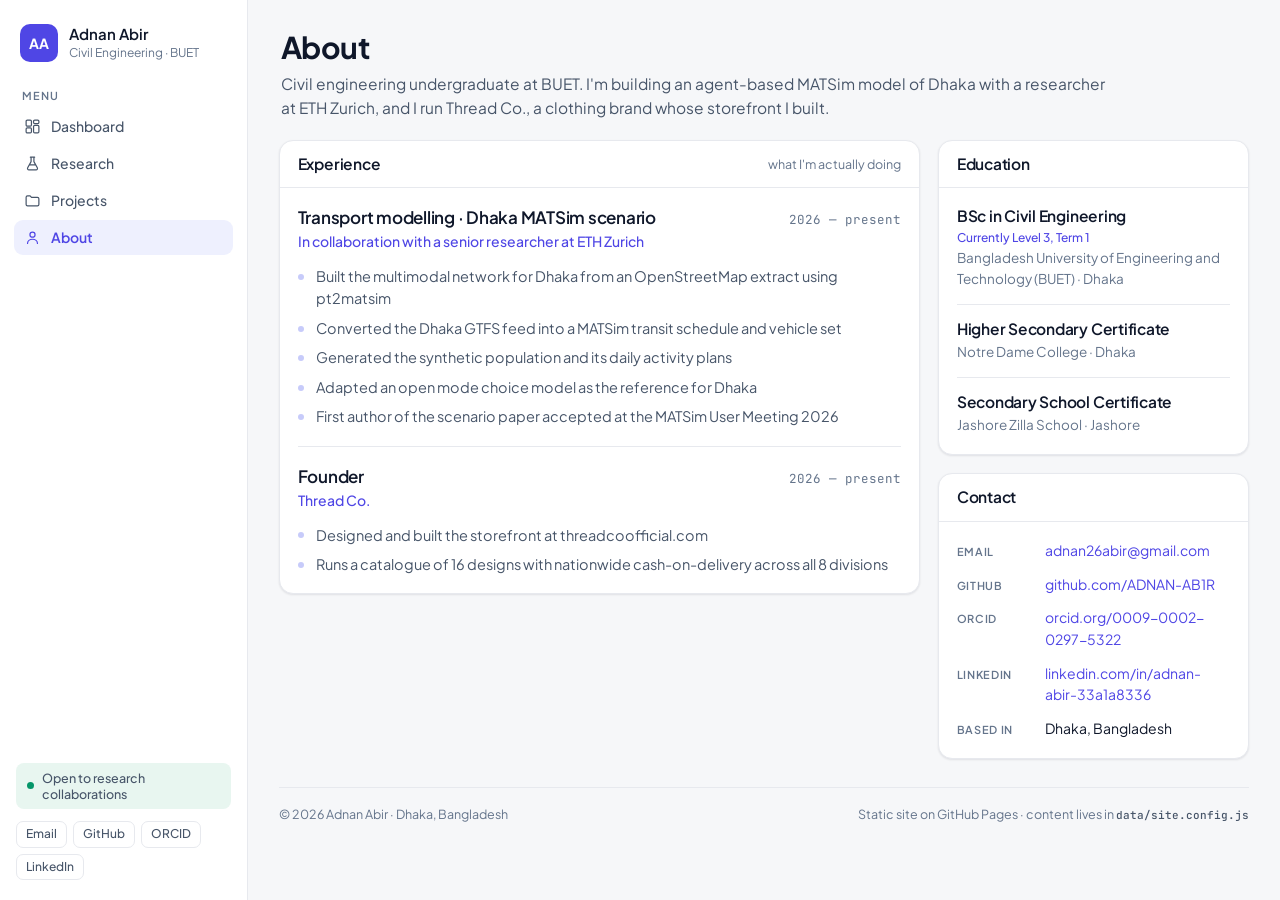
<file: about.html>
<!doctype html>
<html lang="en">
<head>
  <meta charset="utf-8">
  <meta name="viewport" content="width=device-width, initial-scale=1">
  <title>About · Adnan Abir</title>
  <meta name="description" content="Adnan Abir — civil engineering undergraduate at BUET, transport modelling with MATSim, founder of Thread Co. Experience, education and contact.">
  <meta name="theme-color" media="(prefers-color-scheme: light)" content="#F6F7F9">
  <meta name="theme-color" media="(prefers-color-scheme: dark)" content="#0B1120">
  <link rel="icon" href="data:image/svg+xml,%3Csvg xmlns='http://www.w3.org/2000/svg' viewBox='0 0 32 32'%3E%3Crect width='32' height='32' rx='8' fill='%234F46E5'/%3E%3Cpath d='M7 22 13.5 13 19 17.5 25.5 9' stroke='white' stroke-width='2.6' fill='none' stroke-linecap='round' stroke-linejoin='round'/%3E%3C/svg%3E">
  <link rel="preconnect" href="https://fonts.googleapis.com">
  <link rel="preconnect" href="https://fonts.gstatic.com" crossorigin>
  <link rel="stylesheet" href="https://fonts.googleapis.com/css2?family=Plus+Jakarta+Sans:wght@400;500;600;700&family=Fraunces:ital,opsz,wght@0,9..144,400;0,9..144,500;1,9..144,400&family=JetBrains+Mono:wght@400;500&display=swap">
  <link rel="stylesheet" href="assets/css/style.css?v=2">
  <script src="data/site.config.js?v=2" defer></script>
  <script src="assets/js/app.js?v=2" defer></script>
</head>
<body data-page="about">
  <a class="skip" href="#main">Skip to content</a>
  <div class="app">
    <aside class="sidebar" id="sidebar"></aside>
    <div class="content">
      <header class="page-head">
        <h1 class="page-title" id="page-title"></h1>
        <p class="page-lede" id="page-lede"></p>
      </header>

    <main id="main">

      <div class="grid">
        <section class="panel span-8" aria-labelledby="xp-title">
          <header class="panel-head">
            <h2 class="ph-title" id="xp-title">Experience</h2>
            <span class="ph-meta">what I'm actually doing</span>
          </header>
          <div class="panel-body">
            <ul class="xp" id="experience"></ul>
          </div>
        </section>

        <div class="col-side">
          <section class="panel" aria-labelledby="edu-title">
            <header class="panel-head">
              <h2 class="ph-title" id="edu-title">Education</h2>
            </header>
            <div class="panel-body">
              <ul class="edu" id="education"></ul>
            </div>
          </section>

          <section class="panel" aria-labelledby="contact-title">
            <header class="panel-head">
              <h2 class="ph-title" id="contact-title">Contact</h2>
            </header>
            <div class="panel-body">
              <ul class="contact" id="contact-list"></ul>
            </div>
          </section>
        </div>
      </div>
    </main>

      <footer class="foot" id="foot"></footer>
    </div>
  </div>
</body>
</html>
</file>
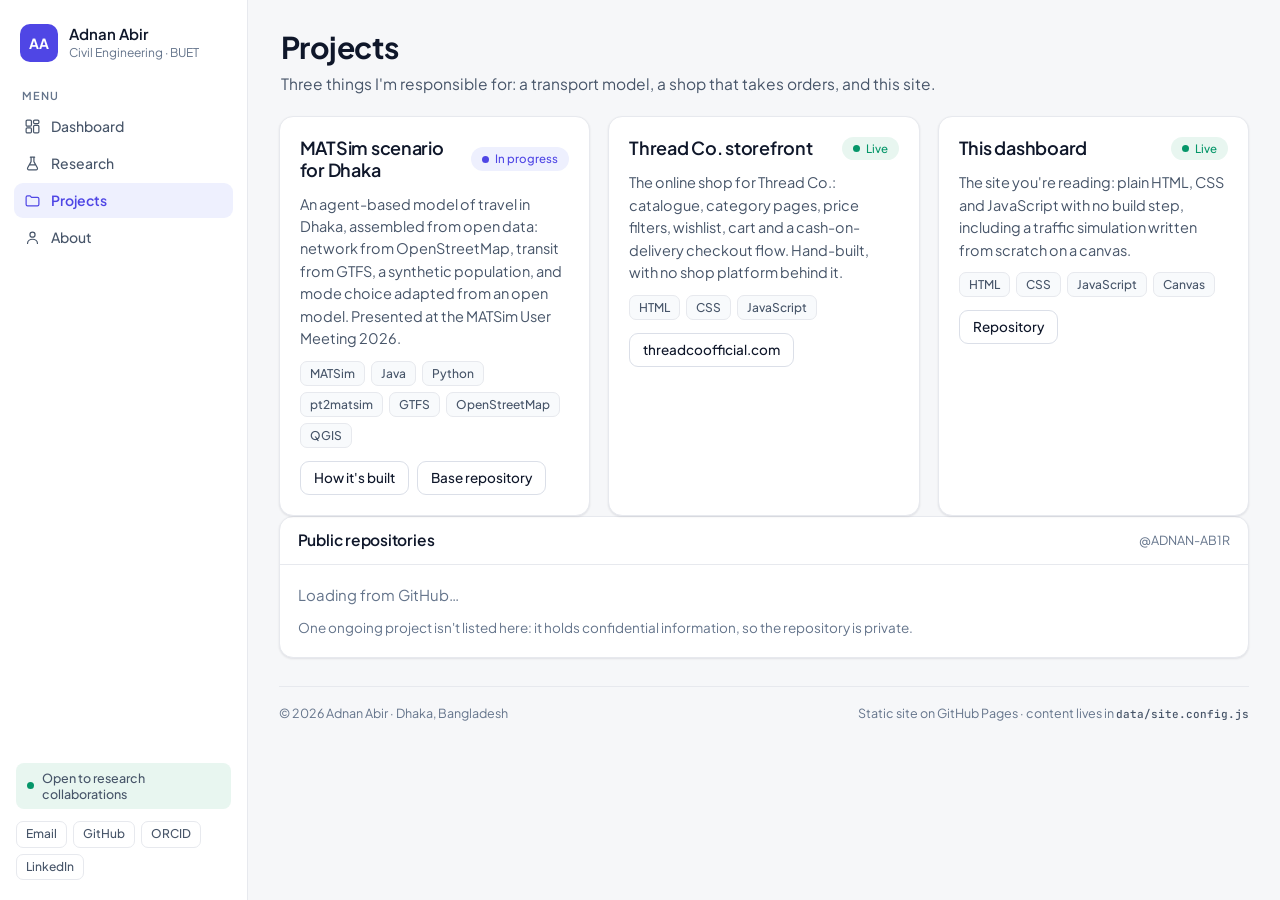
<file: projects.html>
<!doctype html>
<html lang="en">
<head>
  <meta charset="utf-8">
  <meta name="viewport" content="width=device-width, initial-scale=1">
  <title>Projects · Adnan Abir</title>
  <meta name="description" content="Projects by Adnan Abir: a MATSim scenario for Dhaka, the Thread Co. storefront, and this dashboard.">
  <meta name="theme-color" media="(prefers-color-scheme: light)" content="#F6F7F9">
  <meta name="theme-color" media="(prefers-color-scheme: dark)" content="#0B1120">
  <link rel="icon" href="data:image/svg+xml,%3Csvg xmlns='http://www.w3.org/2000/svg' viewBox='0 0 32 32'%3E%3Crect width='32' height='32' rx='8' fill='%234F46E5'/%3E%3Cpath d='M7 22 13.5 13 19 17.5 25.5 9' stroke='white' stroke-width='2.6' fill='none' stroke-linecap='round' stroke-linejoin='round'/%3E%3C/svg%3E">
  <link rel="preconnect" href="https://fonts.googleapis.com">
  <link rel="preconnect" href="https://fonts.gstatic.com" crossorigin>
  <link rel="stylesheet" href="https://fonts.googleapis.com/css2?family=Plus+Jakarta+Sans:wght@400;500;600;700&family=Fraunces:ital,opsz,wght@0,9..144,400;0,9..144,500;1,9..144,400&family=JetBrains+Mono:wght@400;500&display=swap">
  <link rel="stylesheet" href="assets/css/style.css?v=2">
  <script src="data/site.config.js?v=2" defer></script>
  <script src="assets/js/app.js?v=2" defer></script>
</head>
<body data-page="projects">
  <a class="skip" href="#main">Skip to content</a>
  <div class="app">
    <aside class="sidebar" id="sidebar"></aside>
    <div class="content">
      <header class="page-head">
        <h1 class="page-title" id="page-title"></h1>
        <p class="page-lede" id="page-lede"></p>
      </header>

    <main id="main">

      <div class="proj-list" id="project-list"></div>

      <section class="panel" aria-labelledby="repo-title">
        <header class="panel-head">
          <h2 class="ph-title" id="repo-title">Public repositories</h2>
          <span class="ph-meta" id="gh-meta"></span>
        </header>
        <div class="panel-body">
          <ul class="repos repos-2" id="repo-list"><li class="muted">Loading from GitHub…</li></ul>
          <p class="note" id="confidential-note"></p>
        </div>
      </section>
    </main>

      <footer class="foot" id="foot"></footer>
    </div>
  </div>
</body>
</html>
</file>
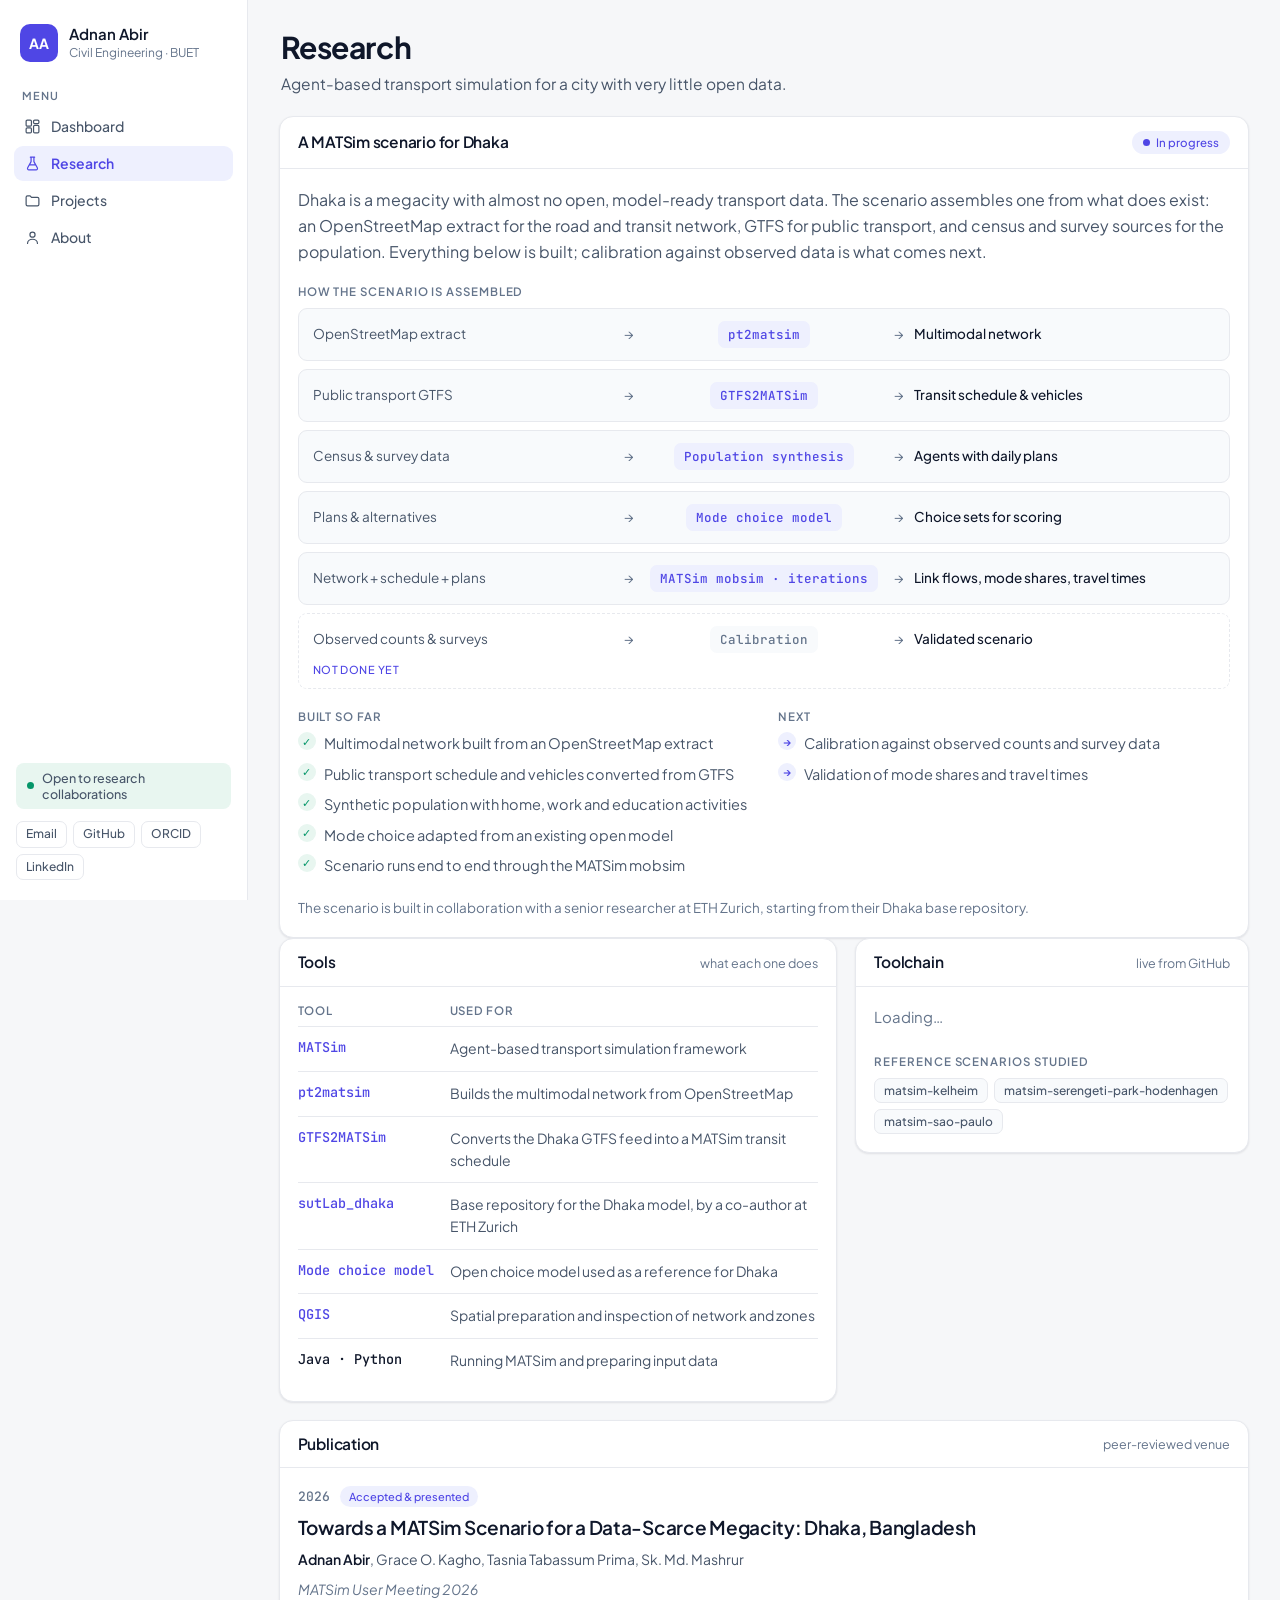
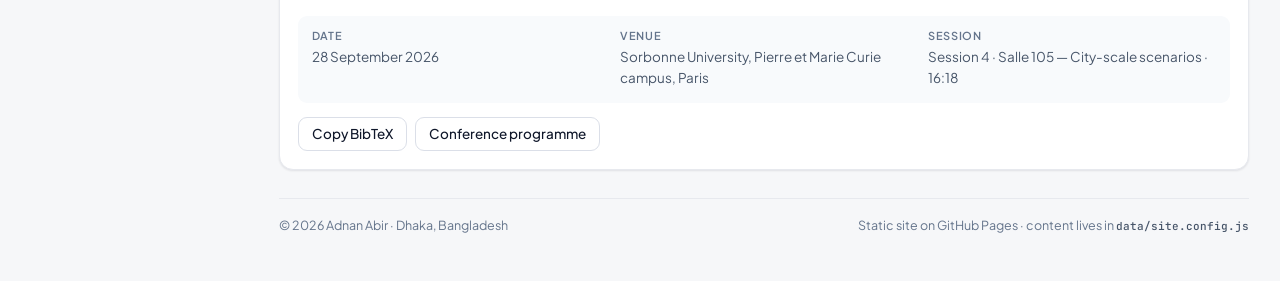
<file: research.html>
<!doctype html>
<html lang="en">
<head>
  <meta charset="utf-8">
  <meta name="viewport" content="width=device-width, initial-scale=1">
  <title>Research · Adnan Abir</title>
  <meta name="description" content="Building an agent-based MATSim scenario for Dhaka from open data: network, transit schedule, synthetic population and mode choice.">
  <meta name="theme-color" media="(prefers-color-scheme: light)" content="#F6F7F9">
  <meta name="theme-color" media="(prefers-color-scheme: dark)" content="#0B1120">
  <link rel="icon" href="data:image/svg+xml,%3Csvg xmlns='http://www.w3.org/2000/svg' viewBox='0 0 32 32'%3E%3Crect width='32' height='32' rx='8' fill='%234F46E5'/%3E%3Cpath d='M7 22 13.5 13 19 17.5 25.5 9' stroke='white' stroke-width='2.6' fill='none' stroke-linecap='round' stroke-linejoin='round'/%3E%3C/svg%3E">
  <link rel="preconnect" href="https://fonts.googleapis.com">
  <link rel="preconnect" href="https://fonts.gstatic.com" crossorigin>
  <link rel="stylesheet" href="https://fonts.googleapis.com/css2?family=Plus+Jakarta+Sans:wght@400;500;600;700&family=Fraunces:ital,opsz,wght@0,9..144,400;0,9..144,500;1,9..144,400&family=JetBrains+Mono:wght@400;500&display=swap">
  <link rel="stylesheet" href="assets/css/style.css?v=2">
  <script src="data/site.config.js?v=2" defer></script>
  <script src="assets/js/app.js?v=2" defer></script>
</head>
<body data-page="research">
  <a class="skip" href="#main">Skip to content</a>
  <div class="app">
    <aside class="sidebar" id="sidebar"></aside>
    <div class="content">
      <header class="page-head">
        <h1 class="page-title" id="page-title"></h1>
        <p class="page-lede" id="page-lede"></p>
      </header>

    <main id="main">

      <section class="panel" aria-labelledby="scenario-title">
        <header class="panel-head">
          <h2 class="ph-title" id="scenario-title"></h2>
          <span class="ph-meta" id="scenario-status"></span>
        </header>
        <div class="panel-body stack-body">
          <p class="lede" id="scenario-summary"></p>

          <figure class="pipe-figure">
            <figcaption class="sub">How the scenario is assembled</figcaption>
            <ol class="pipe" id="pipeline"></ol>
          </figure>

          <div class="two-col">
            <div>
              <h3 class="sub">Built so far</h3>
              <ul class="check" id="built"></ul>
            </div>
            <div>
              <h3 class="sub">Next</h3>
              <ul class="check next" id="next"></ul>
            </div>
          </div>

          <p class="note" id="collab"></p>
        </div>
      </section>

      <div class="grid">
        <section class="panel span-7" aria-labelledby="tools-title">
          <header class="panel-head">
            <h2 class="ph-title" id="tools-title">Tools</h2>
            <span class="ph-meta">what each one does</span>
          </header>
          <div class="panel-body">
            <div class="table-wrap">
              <table class="tools">
                <thead><tr><th scope="col">Tool</th><th scope="col">Used for</th></tr></thead>
                <tbody id="tools-table"></tbody>
              </table>
            </div>
          </div>
        </section>

        <section class="panel span-5" aria-labelledby="repos-title">
          <header class="panel-head">
            <h2 class="ph-title" id="repos-title">Toolchain</h2>
            <span class="ph-meta">live from GitHub</span>
          </header>
          <div class="panel-body">
            <ul class="repos" id="toolchain"><li class="muted">Loading…</li></ul>
            <h3 class="sub" style="margin-top:16px">Reference scenarios studied</h3>
            <ul class="stack" id="reference"></ul>
          </div>
        </section>

        <section class="panel span-12" aria-labelledby="pubs-title">
          <header class="panel-head">
            <h2 class="ph-title" id="pubs-title">Publication</h2>
            <span class="ph-meta">peer-reviewed venue</span>
          </header>
          <div class="panel-body">
            <div id="pubs"></div>
            <p class="visually-hidden" id="copy-status" aria-live="polite"></p>
          </div>
        </section>
      </div>
    </main>

      <footer class="foot" id="foot"></footer>
    </div>
  </div>
</body>
</html>
</file>
<file: assets/css/style.css>
/* ─────────────────────────────────────────────────────────────
   Light-first dashboard: soft gray canvas, white cards, one indigo
   accent, hairline borders and very light shadows. Dark mode is a
   designed counterpart (blue-slate surfaces), not an inversion.
   Tokens are defined once here; every component reads them.
   ───────────────────────────────────────────────────────────── */
:root {
  color-scheme: light;

  --canvas: #f6f7f9;
  --card: #ffffff;
  --card-2: #f8fafc;
  --border: #e7e9ee;
  --border-2: #dbdfe8;
  --ink: #0f172a;
  --ink-2: #475569;
  --ink-3: #64748b;
  --accent: #4f46e5;
  --accent-ink: #ffffff;
  --accent-soft: #eef0fe;
  --accent-line: #c7cbfa;
  --good: #059669;
  --good-soft: #e8f6f0;
  --bar: #c3c9f5;

  --shadow-sm: 0 1px 2px rgb(16 24 40 / 0.06), 0 1px 3px rgb(16 24 40 / 0.04);
  --shadow-md: 0 6px 16px rgb(16 24 40 / 0.08);

  /* simulation surface */
  --ground: #ffffff;
  --road: #e3e7ee;
  --road-ring: #cdd5e1;
  --load-0: #f6ded9;
  --load-1: #e2574c;
  --load-2: #8e1b14;
  /* categorical modes: reference palette slots (blue / aqua / orange)
     plus a deliberate neutral; each mode also has its own marker shape */
  --mode-car: #2a78d6;
  --mode-pt: #1baf7a;
  --mode-bike: #eb6834;
  --mode-walk: #64748b;

  --f-sans: "Plus Jakarta Sans", system-ui, -apple-system, "Segoe UI", sans-serif;
  --f-mono: "JetBrains Mono", ui-monospace, "Cascadia Mono", Consolas, monospace;
  --f-serif: "Fraunces", Georgia, "Times New Roman", serif;
  --r: 14px;
  --r-sm: 9px;
  --sb: 248px;
}

@media (prefers-color-scheme: dark) {
  :root {
    color-scheme: dark;

    --canvas: #0b1120;
    --card: #151e31;
    --card-2: #1a2438;
    --border: #22304a;
    --border-2: #2c3a52;
    --ink: #e8edf5;
    --ink-2: #b2bdd0;
    --ink-3: #8d9ab0;
    --accent: #818cf8;
    --accent-ink: #0b1120;
    --accent-soft: #1e2748;
    --accent-line: #3b4578;
    --good: #34d399;
    --good-soft: #10291f;
    --bar: #4b5591;

    --shadow-sm: 0 1px 2px rgb(0 0 0 / 0.4);
    --shadow-md: 0 8px 24px rgb(0 0 0 / 0.45);

    --ground: #0e1626;
    --road: #243149;
    --road-ring: #32415e;
    --load-0: #5e221d;
    --load-1: #e2574c;
    --load-2: #ffb9b2;
    --mode-car: #3987e5;
    --mode-pt: #199e70;
    --mode-bike: #d95926;
    --mode-walk: #94a3b8;
  }
}

*, *::before, *::after { box-sizing: border-box; }

html { background: var(--canvas); }
body {
  margin: 0;
  background: var(--canvas);
  color: var(--ink);
  font: 400 15px/1.55 var(--f-sans);
  -webkit-font-smoothing: antialiased;
}
a { color: var(--accent); text-decoration: none; }
a:hover { text-decoration: underline; text-underline-offset: 3px; }
:focus-visible { outline: 2px solid var(--accent); outline-offset: 2px; border-radius: 4px; }
h1, h2, h3, h4 { margin: 0; text-wrap: balance; letter-spacing: -0.015em; }
p { margin: 0; }
ul, ol { margin: 0; padding: 0; list-style: none; }
img { max-width: 100%; }
code { font: 500 0.88em var(--f-mono); color: var(--ink-2); }
table { border-collapse: collapse; }
.muted { color: var(--ink-3); }
[hidden] { display: none !important; }
.visually-hidden { position: absolute !important; width: 1px; height: 1px; overflow: hidden; clip: rect(0 0 0 0); white-space: nowrap; }
.skip { position: absolute; left: -9999px; }
.skip:focus { left: 16px; top: 12px; z-index: 20; background: var(--accent); color: var(--accent-ink); padding: 8px 14px; border-radius: 8px; }
.lede { font-size: 16px; line-height: 1.6; color: var(--ink-2); max-width: 80ch; }
.note { font-size: 13.5px; color: var(--ink-3); max-width: 80ch; }

/* ── App shell ─────────────────────────────────────────────── */
.app { display: grid; grid-template-columns: var(--sb) minmax(0, 1fr); min-height: 100vh; }
.content { padding: 24px clamp(16px, 2.4vw, 36px) 48px; min-width: 0; }
.content > * + * { margin-top: 18px; }

/* ── Sidebar ───────────────────────────────────────────────── */
.sidebar {
  position: sticky;
  top: 0;
  align-self: start;
  height: 100vh;
  overflow-y: auto;
  display: flex;
  flex-direction: column;
  gap: 24px;
  padding: 20px 14px;
  background: var(--card);
  border-right: 1px solid var(--border);
}
.sb-brand { display: flex; align-items: center; gap: 11px; padding: 4px 6px; }
.sb-mark {
  flex: none;
  display: grid;
  place-items: center;
  width: 38px; height: 38px;
  border-radius: 10px;
  background: var(--accent);
  color: var(--accent-ink);
  font: 700 14px/1 var(--f-sans);
  letter-spacing: 0.02em;
}
.sb-brand:hover { text-decoration: none; }
.sb-name { display: block; font: 600 15px/1.2 var(--f-sans); color: var(--ink); }
.sb-role { display: block; font: 400 12px/1.35 var(--f-sans); color: var(--ink-3); margin-top: 2px; }
.sb-label { font: 600 11px/1 var(--f-sans); letter-spacing: 0.08em; text-transform: uppercase; color: var(--ink-3); padding: 0 8px 8px; }
.sb-nav ul { display: grid; gap: 2px; }
.sb-nav a {
  display: flex;
  align-items: center;
  gap: 10px;
  padding: 9px 10px;
  border-radius: var(--r-sm);
  font: 500 14px/1.2 var(--f-sans);
  color: var(--ink-2);
}
.sb-nav a:hover { background: var(--card-2); color: var(--ink); text-decoration: none; }
.sb-nav a[aria-current="page"] { background: var(--accent-soft); color: var(--accent); font-weight: 600; }
.sb-nav svg { flex: none; width: 17px; height: 17px; stroke: currentColor; fill: none; stroke-width: 1.7; stroke-linecap: round; stroke-linejoin: round; }
.sb-foot { margin-top: auto; display: grid; gap: 12px; }
.sb-links { display: flex; flex-wrap: wrap; gap: 6px; padding: 0 2px; }
.sb-links a {
  padding: 5px 9px;
  border: 1px solid var(--border);
  border-radius: 7px;
  font: 500 12px/1.2 var(--f-sans);
  color: var(--ink-2);
}
.sb-links a:hover { border-color: var(--border-2); color: var(--ink); background: var(--card-2); text-decoration: none; }
.status {
  display: inline-flex;
  align-items: center;
  gap: 8px;
  margin: 0 2px;
  padding: 7px 11px;
  border-radius: 8px;
  background: var(--good-soft);
  color: var(--ink-2);
  font: 500 12.5px/1.3 var(--f-sans);
}
.status-dot { flex: none; width: 7px; height: 7px; border-radius: 50%; background: var(--good); }
.status[data-state="busy"] .status-dot { background: var(--accent); }
.status[data-state="away"] .status-dot { background: transparent; box-shadow: inset 0 0 0 1.5px var(--ink-3); }

/* ── Page head ─────────────────────────────────────────────── */
.page-head { display: grid; gap: 7px; padding: 6px 2px 2px; }
.page-title { font: 700 clamp(24px, 2.6vw, 30px)/1.15 var(--f-sans); }
.page-lede { max-width: 76ch; font-size: 15.5px; color: var(--ink-2); }
.page-head .tagline { max-width: 70ch; font-size: 16px; color: var(--ink-2); }

/* ── Panels ────────────────────────────────────────────────── */
.panel {
  background: var(--card);
  border: 1px solid var(--border);
  border-radius: var(--r);
  box-shadow: var(--shadow-sm);
  min-width: 0;
}
.panel-head {
  display: flex;
  align-items: center;
  justify-content: space-between;
  flex-wrap: wrap;
  gap: 8px 16px;
  padding: 14px 18px;
  border-bottom: 1px solid var(--border);
}
.ph-left { display: flex; align-items: center; flex-wrap: wrap; gap: 8px 12px; }
.ph-title { font: 600 15.5px/1.2 var(--f-sans); color: var(--ink); }
.ph-meta { font: 400 12.5px var(--f-sans); color: var(--ink-3); }
.panel-body { padding: 18px; }
.stack-body { display: grid; gap: 22px; }
.sub { font: 600 11.5px/1 var(--f-sans); letter-spacing: 0.08em; text-transform: uppercase; color: var(--ink-3); margin-bottom: 10px; }

/* ── Grid ──────────────────────────────────────────────────── */
.grid { display: grid; grid-template-columns: repeat(12, minmax(0, 1fr)); gap: 18px; align-items: start; }
.span-4 { grid-column: span 4; }
.span-5 { grid-column: span 5; }
.span-7 { grid-column: span 7; }
.span-8 { grid-column: span 8; }
.span-12 { grid-column: span 12; }
.col-side { grid-column: span 4; display: grid; gap: 18px; align-content: start; min-width: 0; }

/* ── Buttons & chips ───────────────────────────────────────── */
.btn {
  display: inline-block;
  padding: 8px 13px;
  border: 1px solid var(--border-2);
  border-radius: var(--r-sm);
  background: var(--card);
  color: var(--ink);
  font: 500 13.5px/1.2 var(--f-sans);
  cursor: pointer;
}
.btn:hover { background: var(--card-2); border-color: var(--ink-3); text-decoration: none; color: var(--ink); }
.btn[data-copied] { border-color: var(--good); color: var(--good); }
.btn-primary { background: var(--accent); border-color: var(--accent); color: var(--accent-ink); font-weight: 600; min-width: 70px; }
.btn-primary:hover { background: color-mix(in srgb, var(--accent) 86%, #000); border-color: transparent; color: var(--accent-ink); }
.seg { display: inline-flex; border: 1px solid var(--border-2); border-radius: var(--r-sm); overflow: hidden; background: var(--card); }
.seg button { font: 500 12.5px/1 var(--f-mono); color: var(--ink-3); background: transparent; border: 0; padding: 8px 10px; cursor: pointer; }
.seg button + button { border-left: 1px solid var(--border); }
.seg button:hover { color: var(--ink); background: var(--card-2); }
.seg button[aria-pressed="true"] { background: var(--accent-soft); color: var(--accent); }

.chip {
  flex: none;
  display: inline-flex;
  align-items: center;
  gap: 6px;
  padding: 4px 10px;
  border-radius: 999px;
  background: var(--card-2);
  border: 1px solid var(--border);
  font: 500 11.5px/1.2 var(--f-sans);
  color: var(--ink-2);
}
.chip i { width: 7px; height: 7px; border-radius: 50%; background: var(--ink-3); }
.chip[data-status="live"] { background: var(--good-soft); border-color: transparent; color: var(--good); }
.chip[data-status="live"] i { background: var(--good); }
.chip[data-status="building"], .chip[data-status="in progress"] { background: var(--accent-soft); border-color: transparent; color: var(--accent); }
.chip[data-status="building"] i, .chip[data-status="in progress"] i { background: var(--accent); }
.chip[data-status="exited"] i, .chip[data-status="paused"] i { background: var(--ink-3); }

.stack { display: flex; flex-wrap: wrap; gap: 6px; }
.stack li {
  padding: 4px 9px;
  border-radius: 7px;
  background: var(--card-2);
  border: 1px solid var(--border);
  font: 500 12px var(--f-sans);
  color: var(--ink-2);
}

/* ── Simulation ────────────────────────────────────────────── */
.live-dot { width: 8px; height: 8px; border-radius: 50%; background: var(--good); box-shadow: 0 0 0 0 color-mix(in srgb, var(--good) 55%, transparent); animation: pulse 2.2s ease-out infinite; }
.sim.is-paused .live-dot { background: var(--ink-3); animation: none; }
@keyframes pulse { 70% { box-shadow: 0 0 0 7px transparent; } 100% { box-shadow: 0 0 0 0 transparent; } }
.sim-controls { display: flex; flex-wrap: wrap; align-items: center; gap: 8px; }
.sim-body { display: grid; grid-template-columns: minmax(0, 1fr) 312px; }
.sim-stage { position: relative; min-height: 470px; background: var(--ground); border-right: 1px solid var(--border); overflow: hidden; border-bottom-left-radius: var(--r); }
#sim-canvas { position: absolute; inset: 0; width: 100%; height: 100%; display: block; cursor: crosshair; }
.sim-hint { position: absolute; top: 12px; left: 16px; font: 400 11.5px var(--f-sans); color: var(--ink-3); pointer-events: none; }
.load-legend {
  position: absolute; right: 14px; bottom: 10px;
  display: flex; align-items: center; gap: 7px;
  padding: 5px 9px; border-radius: 8px;
  background: color-mix(in srgb, var(--card) 88%, transparent);
  border: 1px solid var(--border);
  font: 400 11px var(--f-mono); color: var(--ink-3);
  pointer-events: none;
}
.load-legend span:first-child { margin-right: 4px; }
.load-legend i { display: block; width: 92px; height: 6px; border-radius: 3px; background: linear-gradient(90deg, var(--road), var(--load-0) 6%, var(--load-1) 62%, var(--load-2)); }
.sim-tip {
  position: absolute; z-index: 2;
  min-width: 212px; max-width: 290px;
  padding: 10px 12px;
  border: 1px solid var(--border-2);
  border-radius: var(--r-sm);
  background: var(--card);
  box-shadow: var(--shadow-md);
  font: 400 12.5px/1.5 var(--f-sans);
  color: var(--ink-2);
  pointer-events: none;
}
.tip-h { display: flex; align-items: center; gap: 7px; margin-bottom: 3px; color: var(--ink); font-weight: 600; }
.tip-h span { margin-left: auto; font: 400 11px var(--f-mono); color: var(--ink-3); }
.tip-m { font: 400 11px var(--f-mono); color: var(--ink-3); margin-top: 3px; }
.sim-rail { display: flex; flex-direction: column; gap: 20px; padding: 18px; min-width: 0; }
.clock { display: flex; align-items: center; justify-content: space-between; gap: 12px; }
.clock-time { font: 500 40px/1 var(--f-mono); font-variant-numeric: tabular-nums; letter-spacing: -0.03em; color: var(--ink); }
.clock-sub { font: 400 11.5px/1.45 var(--f-mono); color: var(--ink-3); text-align: right; }
.tiles { display: grid; grid-template-columns: 1fr 1fr; gap: 16px 12px; margin: 0; }
.tiles dt, .mini figcaption { font: 500 11.5px/1 var(--f-sans); letter-spacing: 0.04em; text-transform: uppercase; color: var(--ink-3); }
.tiles dd { margin: 6px 0 0; font: 600 24px/1.1 var(--f-sans); color: var(--ink); }
.tiles small { font: 400 12px var(--f-sans); color: var(--ink-3); }
.mini { margin: 0; display: grid; gap: 8px; }
.chart { position: relative; }
.chart svg { display: block; overflow: visible; }
.c-grid { stroke: var(--border); stroke-width: 1; }
.c-axis { stroke: var(--border-2); stroke-width: 1; }
.c-cross { stroke: var(--ink-3); stroke-width: 1; }
.c-tick { font: 400 10.5px var(--f-mono); fill: var(--ink-3); }
.c-end { font: 600 12px var(--f-sans); fill: var(--ink); }
.chart-tip {
  position: absolute; padding: 4px 9px;
  border: 1px solid var(--border-2); border-radius: 7px;
  background: var(--card); box-shadow: var(--shadow-sm);
  font: 400 12px var(--f-sans); color: var(--ink-2);
  white-space: nowrap; pointer-events: none;
}
.chart-tip b { color: var(--ink); font-weight: 600; }
.split-bar { display: flex; gap: 2px; height: 10px; }
.split-bar span:first-child { border-radius: 5px 0 0 5px; }
.split-bar span:last-child { border-radius: 0 5px 5px 0; }
.legend { display: grid; grid-template-columns: repeat(4, auto); justify-content: space-between; gap: 6px; font-size: 12.5px; color: var(--ink-2); }
.legend li { display: inline-flex; align-items: center; gap: 5px; }
.legend b { color: var(--ink); font-weight: 600; }
.glyph { flex: none; }
.sim-foot { padding: 13px 18px; border-top: 1px solid var(--border); font-size: 13px; color: var(--ink-3); }
.sim-foot b { color: var(--ink-2); font-weight: 600; }

/* ── Research: checklists, pipeline, tools ─────────────────── */
.two-col { display: grid; grid-template-columns: 1fr 1fr; gap: 20px 28px; }
.check { display: grid; gap: 8px; font-size: 14.5px; color: var(--ink-2); }
.check li { position: relative; padding-left: 26px; }
.check li::before {
  content: "✓";
  position: absolute; left: 0; top: 0;
  width: 18px; height: 18px;
  display: grid; place-items: center;
  border-radius: 50%;
  background: var(--good-soft);
  color: var(--good);
  font: 600 11px/1 var(--f-sans);
}
.check.next li::before { content: "→"; background: var(--accent-soft); color: var(--accent); }
.snap { display: grid; gap: 20px; }
.snap-paper p { font-size: 14.5px; }
.snap-paper span { display: block; font: 400 12.5px var(--f-sans); color: var(--ink-3); margin-top: 3px; }

.pipe-figure { margin: 0; }
.pipe { display: grid; gap: 8px; }
.pipe li {
  display: grid;
  grid-template-columns: minmax(0, 1fr) auto minmax(180px, 0.8fr) auto minmax(0, 1fr);
  align-items: center;
  gap: 10px;
  padding: 12px 14px;
  border: 1px solid var(--border);
  border-radius: var(--r-sm);
  background: var(--card-2);
  font-size: 13.5px;
}
.pipe li.pending { background: transparent; border-style: dashed; color: var(--ink-3); }
.pipe-in { color: var(--ink-2); }
.pipe-arrow { color: var(--ink-3); }
.pipe-tool {
  justify-self: center;
  padding: 5px 10px;
  border-radius: 7px;
  background: var(--accent-soft);
  color: var(--accent);
  font: 500 12.5px var(--f-mono);
}
.pipe li.pending .pipe-tool { background: var(--card-2); color: var(--ink-3); }
.pipe-out { color: var(--ink); font-weight: 500; }
.pipe-flag { grid-column: 1 / -1; font: 500 11px var(--f-sans); letter-spacing: 0.04em; text-transform: uppercase; color: var(--accent); }
.table-wrap { overflow-x: auto; }
.tools { width: 100%; font-size: 14px; }
.tools th {
  font: 600 11.5px/1 var(--f-sans);
  letter-spacing: 0.06em; text-transform: uppercase;
  color: var(--ink-3); text-align: left;
  padding: 0 0 10px; border-bottom: 1px solid var(--border);
}
.tools td { padding: 11px 0; border-bottom: 1px solid var(--border); color: var(--ink-2); vertical-align: top; }
.tools tr:last-child td { border-bottom: 0; }
.tools td:first-child { color: var(--ink); padding-right: 16px; white-space: nowrap; font: 500 13.5px var(--f-mono); }

/* ── Publications ──────────────────────────────────────────── */
.pub-full { display: grid; gap: 8px; }
.pub-full + .pub-full { margin-top: 20px; padding-top: 20px; border-top: 1px solid var(--border); }
.pub-top { display: flex; align-items: center; gap: 10px; }
.pub-year { font: 500 13px/1 var(--f-mono); color: var(--ink-3); }
.type-badge { font: 500 11px/1 var(--f-sans); padding: 5px 9px; border-radius: 999px; background: var(--accent-soft); color: var(--accent); }
.pub-title { font: 600 19px/1.35 var(--f-sans); color: var(--ink); max-width: 70ch; }
.pub-title a { color: inherit; }
.pub-authors { font-size: 14px; color: var(--ink-2); }
.pub-authors .me { color: var(--ink); font-weight: 600; }
.pub-venue { font-size: 14px; color: var(--ink-3); }
.pub-event {
  display: grid; grid-template-columns: repeat(auto-fit, minmax(190px, 1fr));
  gap: 14px 20px; margin: 8px 0 0; padding: 14px; border-radius: var(--r-sm);
  background: var(--card-2);
}
.pub-event dt { font: 600 11px/1 var(--f-sans); letter-spacing: 0.06em; text-transform: uppercase; color: var(--ink-3); }
.pub-event dd { margin: 6px 0 0; font-size: 13.5px; color: var(--ink-2); }
.pub-actions { display: flex; flex-wrap: wrap; gap: 8px; margin-top: 6px; }

/* ── Projects ──────────────────────────────────────────────── */
.proj-list { display: grid; grid-template-columns: repeat(auto-fit, minmax(300px, 1fr)); gap: 18px; }
.proj {
  display: grid; gap: 11px; align-content: start;
  padding: 20px;
  background: var(--card);
  border: 1px solid var(--border);
  border-radius: var(--r);
  box-shadow: var(--shadow-sm);
}
.proj-top { display: flex; align-items: center; justify-content: space-between; gap: 10px; }
.proj-name { font: 600 18px/1.25 var(--f-sans); }
.proj-blurb { font-size: 14.5px; color: var(--ink-2); }
.proj-links { display: flex; flex-wrap: wrap; gap: 8px; margin-top: 2px; }

/* ── Experience, education, contact ────────────────────────── */
.xp { display: grid; }
.xp > li { padding-block: 18px; border-top: 1px solid var(--border); }
.xp > li:first-child { padding-top: 0; border-top: 0; }
.xp > li:last-child { padding-bottom: 0; }
.xp-head { display: flex; flex-wrap: wrap; align-items: baseline; justify-content: space-between; gap: 4px 16px; }
.xp-title { font: 600 17px/1.3 var(--f-sans); }
.xp-period { font: 400 12.5px var(--f-mono); color: var(--ink-3); white-space: nowrap; }
.xp-org { margin-top: 3px; font-size: 14px; color: var(--accent); font-weight: 500; }
.xp-bullets { display: grid; gap: 7px; margin-top: 12px; font-size: 14.5px; color: var(--ink-2); }
.xp-bullets li { position: relative; padding-left: 18px; }
.xp-bullets li::before { content: ""; position: absolute; left: 0; top: 0.62em; width: 6px; height: 6px; border-radius: 50%; background: var(--accent-line); }
.edu { display: grid; }
.edu li { padding-block: 14px; border-top: 1px solid var(--border); }
.edu li:first-child { padding-top: 0; border-top: 0; }
.edu li:last-child { padding-bottom: 0; }
.edu-top { display: flex; flex-wrap: wrap; align-items: baseline; justify-content: space-between; gap: 4px 12px; }
.edu-qual { font: 600 15.5px/1.3 var(--f-sans); }
.edu-detail { font: 500 12px var(--f-sans); color: var(--accent); }
.edu-inst { margin-top: 3px; font-size: 13.5px; color: var(--ink-3); }
.contact { display: grid; gap: 12px; }
.contact li { display: grid; grid-template-columns: 78px minmax(0, 1fr); gap: 10px; align-items: baseline; font-size: 14px; }
.c-label { font: 600 11px/1.5 var(--f-sans); letter-spacing: 0.06em; text-transform: uppercase; color: var(--ink-3); }
.contact a { overflow-wrap: anywhere; }

/* ── Now list ──────────────────────────────────────────────── */
.now-list { display: grid; gap: 14px; }
.now-list li { display: grid; grid-template-columns: 8px 1fr; gap: 11px; align-items: baseline; color: var(--ink-2); font-size: 14.5px; }
.now-list li::before { content: ""; width: 7px; height: 7px; border-radius: 50%; background: var(--accent); transform: translateY(-1px); }

/* ── GitHub ────────────────────────────────────────────────── */
.gh { display: grid; gap: 20px; }
.gh-left, .gh-right { display: grid; gap: 20px; align-content: start; min-width: 0; }
.gh-profile { display: flex; align-items: center; gap: 12px; }
.gh-profile img { width: 40px; height: 40px; border-radius: 10px; background: var(--card-2); }
.gh-profile a { font: 600 16px/1.2 var(--f-sans); color: var(--ink); }
.gh-profile span { display: block; font: 400 12.5px var(--f-mono); color: var(--ink-3); }
.gh-stats { display: grid; grid-template-columns: repeat(3, 1fr); gap: 12px; margin: 0; }
.gh-stats dt { font: 500 11.5px/1 var(--f-sans); letter-spacing: 0.04em; text-transform: uppercase; color: var(--ink-3); }
.gh-stats dd { margin: 6px 0 0; font: 600 22px/1.1 var(--f-sans); color: var(--ink); }
.bars { display: grid; gap: 9px; }
.bars li { display: grid; grid-template-columns: 88px minmax(0, 1fr) 28px; align-items: center; gap: 10px; font-size: 13px; }
.bars .lb { color: var(--ink-2); overflow: hidden; text-overflow: ellipsis; white-space: nowrap; }
.bars .tr { height: 8px; border-radius: 4px; background: var(--card-2); }
.bars .tr i { display: block; height: 100%; min-width: 4px; background: var(--accent); border-radius: 4px; }
.bars .ct { text-align: right; font: 500 12px var(--f-mono); color: var(--ink); font-variant-numeric: tabular-nums; }
.repos { display: grid; }
.repos li { padding-block: 12px; border-top: 1px solid var(--border); }
.repos li:first-child { border-top: 0; padding-top: 0; }
.repos a { font: 500 13.5px var(--f-mono); color: var(--ink); overflow-wrap: anywhere; }
.repos a:hover { color: var(--accent); }
.repos p { font-size: 13px; color: var(--ink-2); margin-top: 4px; }
.repo-meta { display: flex; flex-wrap: wrap; gap: 4px 12px; margin-top: 6px; font: 400 11.5px var(--f-mono); color: var(--ink-3); }
.gh-note { font: 400 11.5px var(--f-mono); color: var(--ink-3); }
.gh-error { color: var(--ink-2); font-size: 14px; }

/* ── Venture spotlight (Thread Co.) ────────────────────────── */
.tc {
  --tc-deep: #14232b;
  --tc-mid: #3c7689;
  --tc-accent: #8abac8;
  --tc-ice: #eef3f5;
  position: relative;
  display: grid;
  gap: 20px;
  padding: 20px;
  overflow: hidden;
  border-radius: 0 0 var(--r) var(--r);
  background: linear-gradient(170deg, color-mix(in srgb, var(--tc-accent) 14%, var(--card)) 0%, var(--card) 46%);
}
.tc::before {
  content: "";
  position: absolute; inset: 0 0 auto 0; height: 200px;
  background:
    repeating-linear-gradient(45deg, color-mix(in srgb, var(--tc-mid) 9%, transparent) 0 1px, transparent 1px 9px),
    repeating-linear-gradient(135deg, color-mix(in srgb, var(--tc-mid) 9%, transparent) 0 1px, transparent 1px 9px);
  -webkit-mask-image: linear-gradient(to bottom, #000, transparent);
  mask-image: linear-gradient(to bottom, #000, transparent);
  pointer-events: none;
}
.tc > * { position: relative; }
.tc-head { display: flex; flex-wrap: wrap; align-items: flex-end; justify-content: space-between; gap: 16px 24px; }
.tc-kicker { display: flex; flex-wrap: wrap; align-items: center; gap: 8px 12px; font: 400 12.5px var(--f-sans); color: var(--ink-3); }
.tc-name { margin-top: 12px; font: 400 clamp(36px, 4.4vw, 52px)/0.98 var(--f-serif); font-optical-sizing: auto; letter-spacing: -0.015em; color: var(--tc-deep); }
.tc-name a { color: inherit; }
.tc-name a:hover { color: var(--tc-mid); text-decoration: none; }
.tc-tagline { margin-top: 8px; font: italic 400 19px/1.3 var(--f-serif); color: var(--tc-mid); }
.tc-actions { display: flex; flex-wrap: wrap; gap: 8px; }
.tc-shop, .tc-link { display: inline-block; padding: 9px 15px; border-radius: var(--r-sm); font: 500 13.5px/1.2 var(--f-sans); }
.tc-shop { background: var(--tc-deep); color: var(--tc-ice); font-weight: 600; }
.tc-shop:hover { background: var(--tc-mid); color: #fff; text-decoration: none; }
.tc-link { border: 1px solid color-mix(in srgb, var(--tc-mid) 35%, transparent); color: var(--tc-deep); }
.tc-link:hover { background: color-mix(in srgb, var(--tc-accent) 22%, transparent); text-decoration: none; }
.tc-intro { display: flex; flex-wrap: wrap; align-items: baseline; justify-content: space-between; gap: 6px 24px; }
.tc-blurb { max-width: 60ch; font-size: 15px; color: var(--ink-2); }
.tc-role { font: 400 12.5px var(--f-sans); color: var(--ink-3); }
.tc-shelf-head { display: flex; flex-wrap: wrap; align-items: baseline; justify-content: space-between; gap: 6px 16px; margin-bottom: 12px; }
.tc-shelf-head .sub { margin: 0; }
.tc-cats { display: flex; flex-wrap: wrap; gap: 4px 14px; font-size: 13px; }
.tc-cats a { color: var(--ink-3); }
.tc-cats a:hover { color: var(--tc-mid); }
.tc-grid { display: grid; grid-template-columns: repeat(6, minmax(0, 1fr)); gap: 14px; }
.tc-item a { display: grid; gap: 8px; color: inherit; }
.tc-item a:hover { text-decoration: none; }
.tc-img { position: relative; display: block; aspect-ratio: 3 / 4; max-width: 100%; border-radius: 10px; overflow: hidden; background: var(--card-2); }
.tc-img img { display: block; width: 100%; height: 100%; object-fit: cover; transition: transform 0.5s ease; }
.tc-item a:hover .tc-img img { transform: scale(1.045); }
.tc-badge {
  position: absolute; top: 8px; left: 8px; z-index: 1;
  padding: 4px 8px; border-radius: 6px;
  background: color-mix(in srgb, var(--tc-ice) 92%, transparent); color: var(--tc-deep);
  font: 600 10px/1 var(--f-sans); letter-spacing: 0.04em; text-transform: uppercase;
}
.tc-pname { font: 500 15px/1.25 var(--f-serif); color: var(--ink); }
.tc-item a:hover .tc-pname { color: var(--tc-mid); }
.tc-meta { display: flex; flex-direction: column; gap: 2px; font-size: 12.5px; color: var(--ink-3); }
.tc-price { font: 500 13px var(--f-mono); color: var(--ink); white-space: nowrap; }
.tc-price s { font-weight: 400; color: var(--ink-3); }
.tc-note { margin-top: 10px; font: 400 11.5px var(--f-sans); color: var(--ink-3); }
.tc-foot { display: grid; grid-template-columns: minmax(0, 1fr) minmax(0, 1.15fr); align-items: center; gap: 18px 28px; padding-top: 18px; border-top: 1px solid var(--border); }
.tc-facts { display: grid; grid-template-columns: 1fr 1fr; gap: 16px; margin: 0; }
.tc-facts dt { font: 500 11.5px/1 var(--f-sans); letter-spacing: 0.04em; text-transform: uppercase; color: var(--ink-3); }
.tc-facts dd { margin: 6px 0 0; font: 600 17px/1.2 var(--f-sans); color: var(--ink); }
.tc-quote { margin: 0; padding-left: 16px; border-left: 2px solid var(--tc-accent); font: italic 400 16.5px/1.5 var(--f-serif); color: var(--ink-2); }
@media (prefers-color-scheme: dark) {
  .tc { background: linear-gradient(170deg, color-mix(in srgb, var(--tc-mid) 24%, var(--card)) 0%, var(--card) 46%); }
  .tc-name { color: var(--tc-ice); }
  .tc-tagline { color: var(--tc-accent); }
  .tc-shop { background: var(--tc-accent); color: var(--tc-deep); }
  .tc-link { color: var(--tc-ice); }
  .tc-item a:hover .tc-pname, .tc-name a:hover, .tc-cats a:hover { color: var(--tc-accent); }
}

/* ── Footer ────────────────────────────────────────────────── */
.foot {
  display: flex; flex-wrap: wrap; justify-content: space-between;
  gap: 8px 24px;
  margin-top: 28px; padding-top: 18px;
  border-top: 1px solid var(--border);
  font: 400 12.5px var(--f-sans); color: var(--ink-3);
}

/* ── Responsive ────────────────────────────────────────────── */
/* The GitHub panel lives in a narrow column, so it always stacks.
   Only the full-width repo list on the projects page splits in two. */
@media (min-width: 1101px) {
  .repos-2 { grid-template-columns: 1fr 1fr; column-gap: 28px; }
  .repos-2 li:nth-child(2) { border-top: 0; padding-top: 0; }
}
@media (max-width: 1240px) {
  .span-4, .span-5, .span-7, .span-8 { grid-column: span 12; }
  .col-side { grid-column: span 12; grid-template-columns: 1fr 1fr; }
  .tc-grid { grid-template-columns: repeat(3, minmax(0, 1fr)); }
}
@media (max-width: 1000px) {
  .app { grid-template-columns: 1fr; }
  .sidebar {
    position: static; height: auto;
    flex-direction: row; flex-wrap: wrap; align-items: center;
    gap: 12px 20px;
    padding: 12px clamp(16px, 2.4vw, 36px);
    border-right: 0; border-bottom: 1px solid var(--border);
  }
  .sb-label { display: none; }
  .sb-nav { flex: 1 1 auto; overflow-x: auto; }
  .sb-nav ul { display: flex; gap: 4px; }
  .sb-foot { margin-top: 0; display: flex; align-items: center; gap: 10px; flex-wrap: wrap; }
  .sim-body { grid-template-columns: 1fr; }
  .sim-stage { min-height: 0; aspect-ratio: 16 / 10; border-right: 0; border-bottom: 1px solid var(--border); border-radius: 0; }
  .gh { grid-template-columns: 1fr; }
}
@media (max-width: 720px) {
  .col-side { grid-template-columns: 1fr; }
  .sim-stage { aspect-ratio: 4 / 3; }
  .sim-hint { display: none; }
  .two-col { grid-template-columns: 1fr; }
  .pipe li { grid-template-columns: 1fr; gap: 5px; }
  .pipe-arrow { display: none; }
  .pipe-tool { justify-self: start; }
  .tc { padding: 16px; }
  .tc-grid {
    grid-template-columns: none;
    grid-auto-flow: column;
    grid-auto-columns: 46%;
    overflow-x: auto;
    scroll-snap-type: x mandatory;
    padding-bottom: 6px;
  }
  .tc-item { scroll-snap-align: start; }
  .tc-foot { grid-template-columns: 1fr; }
  .contact li { grid-template-columns: 1fr; gap: 2px; }
}
@media (prefers-reduced-motion: reduce) {
  .live-dot { animation: none; }
  .tc-img img { transition: none; }
}
</file>
